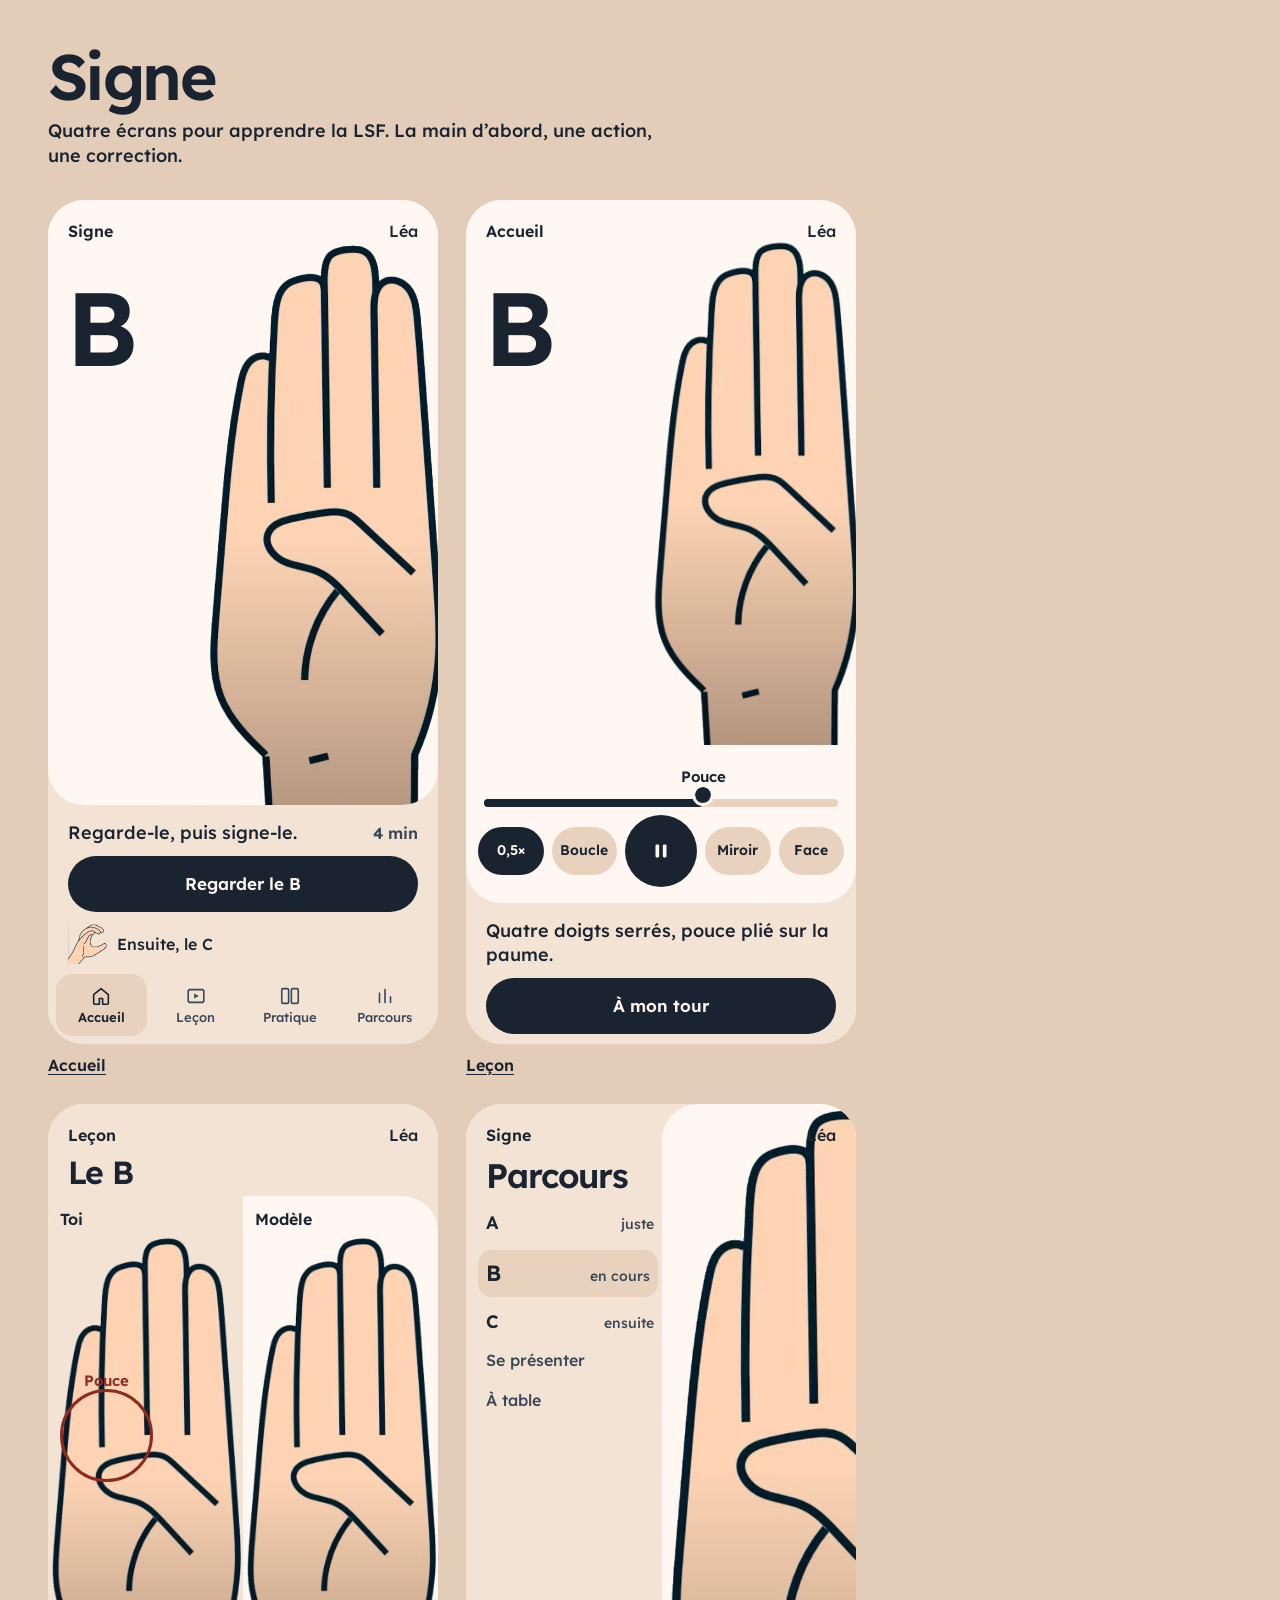
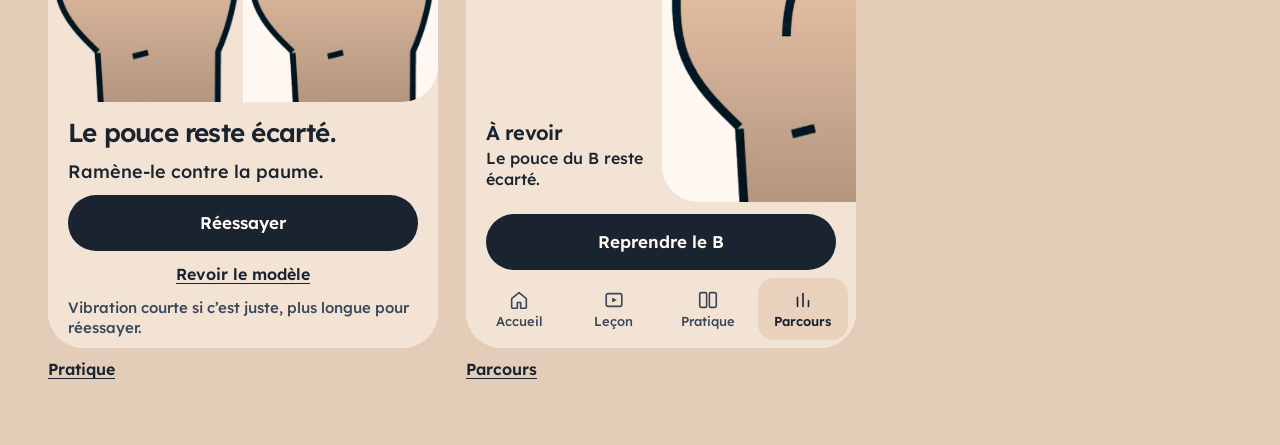
<file: docs/mockups/index.html>
<!DOCTYPE html>
<html lang="fr">
<head>
  <meta charset="utf-8">
  <meta name="viewport" content="width=device-width, initial-scale=1">
  <title>Signe — maquettes</title>
  <link rel="stylesheet" href="sign.css">
</head>
<body class="board">
  <header class="board-head">
    <h1>Signe</h1>
    <p class="intro">Quatre écrans pour apprendre la LSF. La main d’abord, une action, une correction.</p>
  </header>
  <div class="frames">
    <figure>
      <iframe src="home.html" title="Accueil"></iframe>
      <figcaption><a href="home.html">Accueil</a></figcaption>
    </figure>
    <figure>
      <iframe src="lesson.html" title="Leçon"></iframe>
      <figcaption><a href="lesson.html">Leçon</a></figcaption>
    </figure>
    <figure>
      <iframe src="camera.html" title="Pratique"></iframe>
      <figcaption><a href="camera.html">Pratique</a></figcaption>
    </figure>
    <figure>
      <iframe src="progress.html" title="Parcours"></iframe>
      <figcaption><a href="progress.html">Parcours</a></figcaption>
    </figure>
  </div>
</body>
</html>
</file>
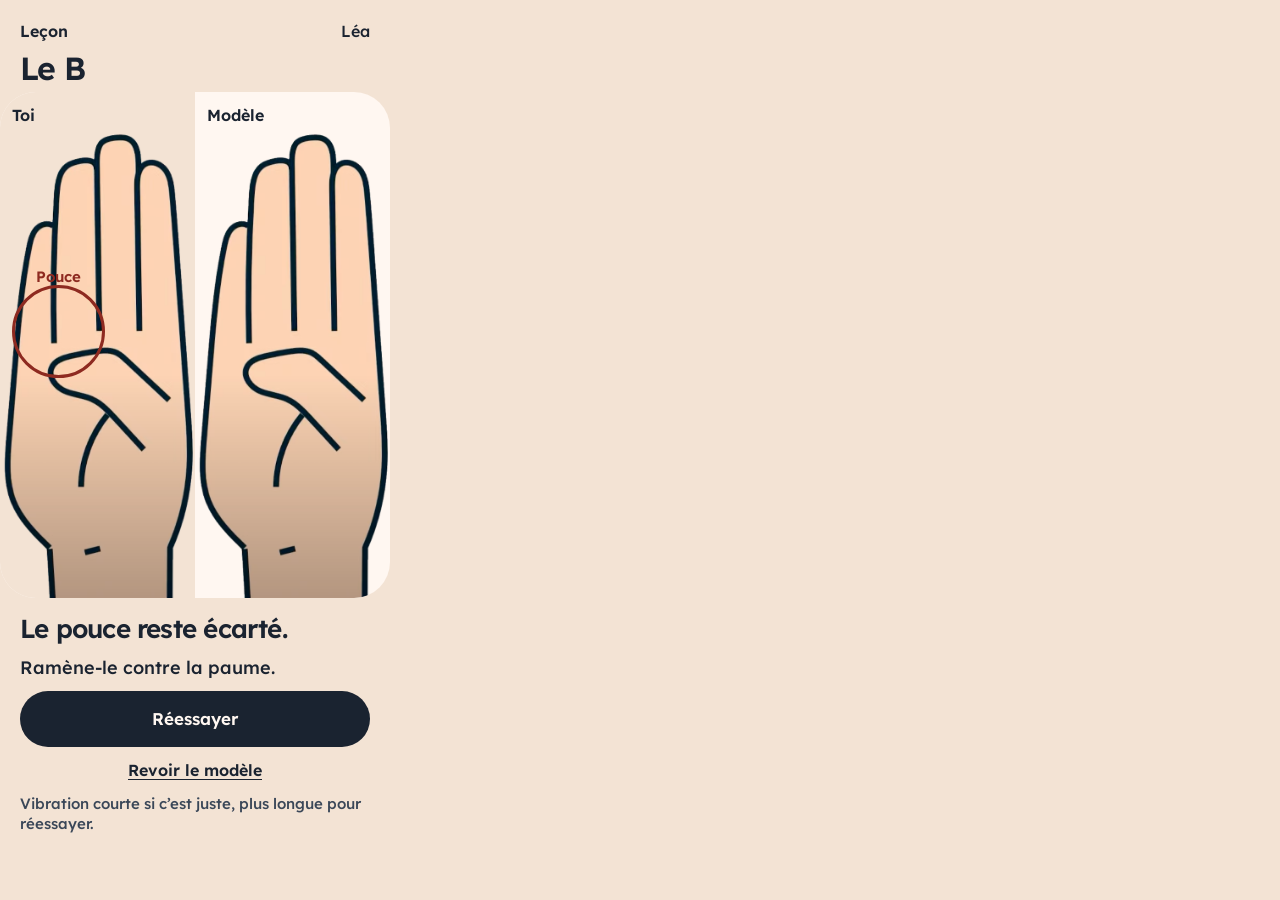
<file: docs/mockups/camera.html>
<!DOCTYPE html>
<html lang="fr">
<head>
  <meta charset="utf-8">
  <meta name="viewport" content="width=390">
  <title>Signe — Pratique</title>
  <link rel="stylesheet" href="sign.css">
</head>
<body class="phone">
  <div class="screen">
    <div class="top-block">
      <header class="status">
        <a class="back" href="lesson.html">Leçon</a>
        <span class="who">Léa</span>
      </header>
      <h1 class="screen-title">Le B</h1>
    </div>
    <section class="stage compare" aria-label="Ta main à côté du modèle">
      <figure>
        <figcaption>Toi</figcaption>
        <div class="hand-frame">
          <img src="assets/b.png" alt="Ta prise du B. Le pouce est encore écarté.">
          <span class="ring"><span>Pouce</span></span>
        </div>
      </figure>
      <figure>
        <figcaption>Modèle</figcaption>
        <div class="hand-frame">
          <img src="assets/b.png" alt="Modèle du B : pouce plié sur la paume.">
        </div>
      </figure>
    </section>
    <div class="dock">
      <p class="finding">Le pouce reste écarté.</p>
      <p class="fix">Ramène-le contre la paume.</p>
      <a class="primary" href="camera.html">Réessayer</a>
      <a class="quiet" href="lesson.html">Revoir le modèle</a>
      <p class="hint">Vibration courte si c’est juste, plus longue pour réessayer.</p>
    </div>
  </div>
</body>
</html>
</file>
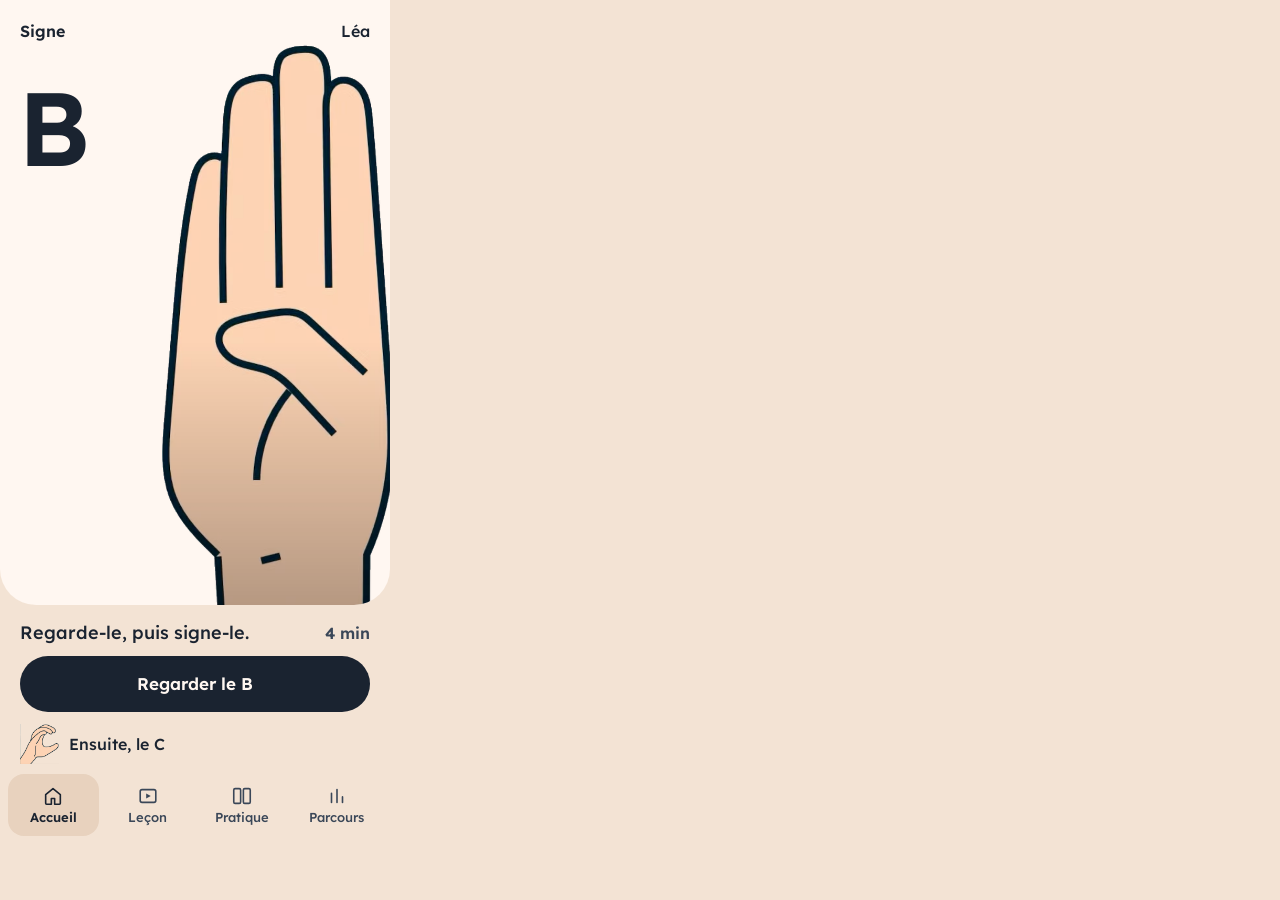
<file: docs/mockups/home.html>
<!DOCTYPE html>
<html lang="fr">
<head>
  <meta charset="utf-8">
  <meta name="viewport" content="width=390">
  <title>Signe — Accueil</title>
  <link rel="stylesheet" href="sign.css">
</head>
<body class="phone">
  <div class="screen">
    <section class="stage home-stage">
      <header class="status">
        <span>Signe</span>
        <span class="who">Léa</span>
      </header>
      <h1 class="letter">B</h1>
      <img class="hero" src="assets/b.png" alt="Lettre B en LSF : quatre doigts tendus, pouce plié sur la paume.">
    </section>
    <div class="dock">
      <div class="lead-row">
        <p class="lead">Regarde-le, puis signe-le.</p>
        <p class="dur">4 min</p>
      </div>
      <a class="primary" href="lesson.html">Regarder le B</a>
      <p class="next">
        <img src="assets/c.png" alt="">
        <span>Ensuite, le C</span>
      </p>
    </div>
    <nav class="nav" aria-label="Navigation">
      <a href="home.html" aria-current="page">
        <svg viewBox="0 0 24 24" aria-hidden="true"><path d="M4 10.6 12 4l8 6.6V20a1 1 0 0 1-1 1h-5.2v-6.2H10.2V21H5a1 1 0 0 1-1-1z" fill="none" stroke="currentColor" stroke-width="1.75" stroke-linejoin="round"/></svg>
        Accueil
      </a>
      <a href="lesson.html">
        <svg viewBox="0 0 24 24" aria-hidden="true"><rect x="3.5" y="5" width="17" height="14" rx="2" fill="none" stroke="currentColor" stroke-width="1.75"/><path d="M10 9.2v5.6l5-2.8z" fill="currentColor"/></svg>
        Leçon
      </a>
      <a href="camera.html">
        <svg viewBox="0 0 24 24" aria-hidden="true"><rect x="3" y="4" width="7.5" height="16" rx="1.5" fill="none" stroke="currentColor" stroke-width="1.75"/><rect x="13.5" y="4" width="7.5" height="16" rx="1.5" fill="none" stroke="currentColor" stroke-width="1.75"/></svg>
        Pratique
      </a>
      <a href="progress.html">
        <svg viewBox="0 0 24 24" aria-hidden="true"><path d="M6 19V9M12 19V5M18 19v-6" fill="none" stroke="currentColor" stroke-width="1.75" stroke-linecap="round"/></svg>
        Parcours
      </a>
    </nav>
  </div>
</body>
</html>
</file>
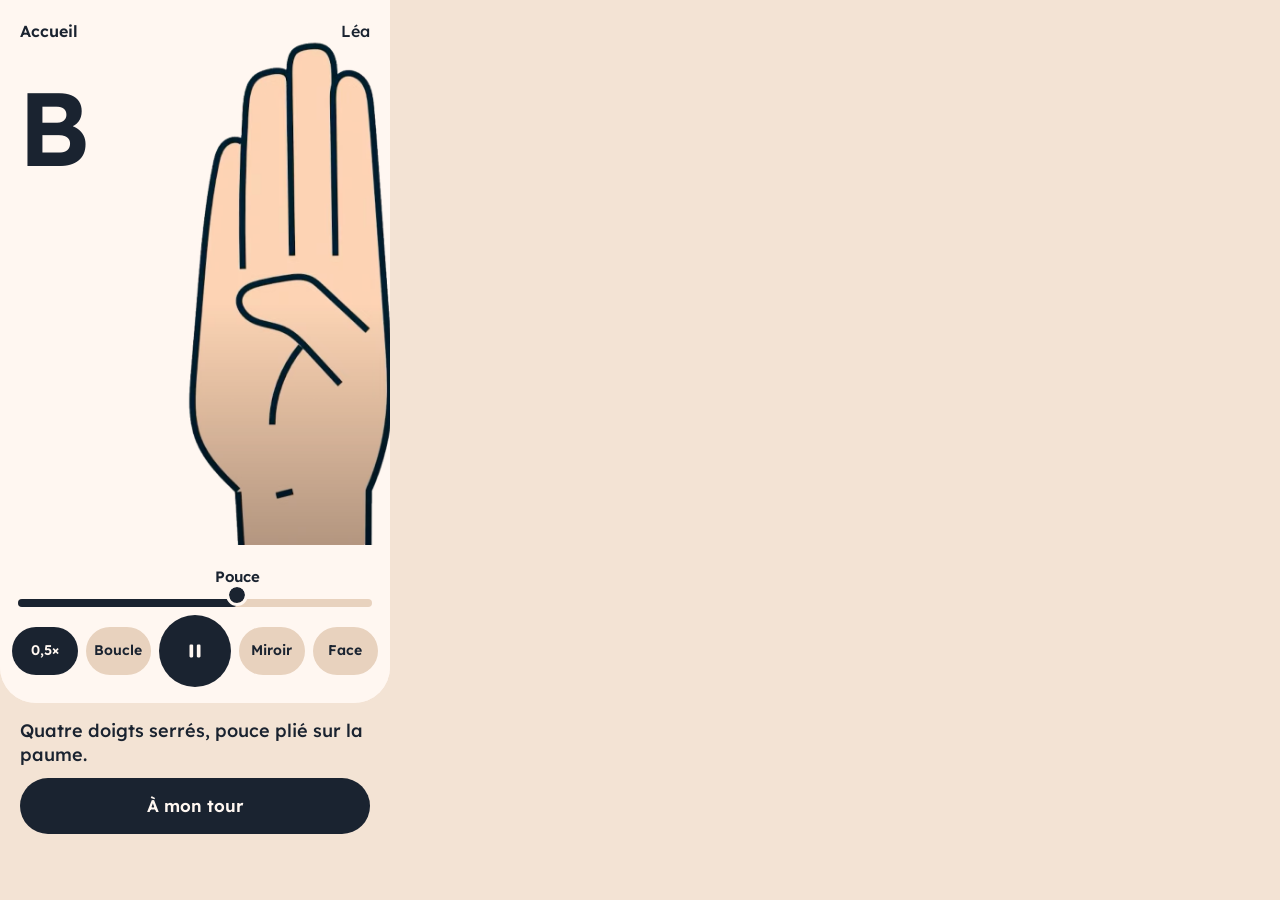
<file: docs/mockups/lesson.html>
<!DOCTYPE html>
<html lang="fr">
<head>
  <meta charset="utf-8">
  <meta name="viewport" content="width=390">
  <title>Signe — Leçon</title>
  <link rel="stylesheet" href="sign.css">
</head>
<body class="phone">
  <div class="screen">
    <section class="stage lesson-stage">
      <header class="status">
        <a class="back" href="home.html">Accueil</a>
        <span class="who">Léa</span>
      </header>
      <h1 class="letter">B</h1>
      <img class="hero" src="assets/b.png" alt="Modèle du B : quatre doigts serrés, pouce plié sur la paume.">
      <div class="transport">
        <div class="scrub" role="img" aria-label="Le modèle est au moment où le pouce se plie">
          <div class="scrub-label">Pouce</div>
          <div class="scrub-track">
            <div class="scrub-fill"></div>
            <div class="scrub-knob"></div>
          </div>
        </div>
        <div class="controls">
          <button class="ctrl is-on" type="button" aria-pressed="true" aria-label="Vitesse lente, 0,5 fois">0,5×</button>
          <button class="ctrl" type="button" aria-pressed="false">Boucle</button>
          <button class="pause" type="button" aria-label="Pause">
            <svg viewBox="0 0 24 24" aria-hidden="true"><rect x="6" y="5" width="4" height="14" rx="1.2" fill="currentColor"/><rect x="14" y="5" width="4" height="14" rx="1.2" fill="currentColor"/></svg>
          </button>
          <button class="ctrl" type="button" aria-pressed="false">Miroir</button>
          <button class="ctrl" type="button" aria-label="Changer d’angle, actuellement face" aria-pressed="false">Face</button>
        </div>
      </div>
    </section>
    <div class="dock">
      <p class="lead">Quatre doigts serrés, pouce plié sur la paume.</p>
      <a class="primary" href="camera.html">À mon tour</a>
    </div>
  </div>
</body>
</html>
</file>
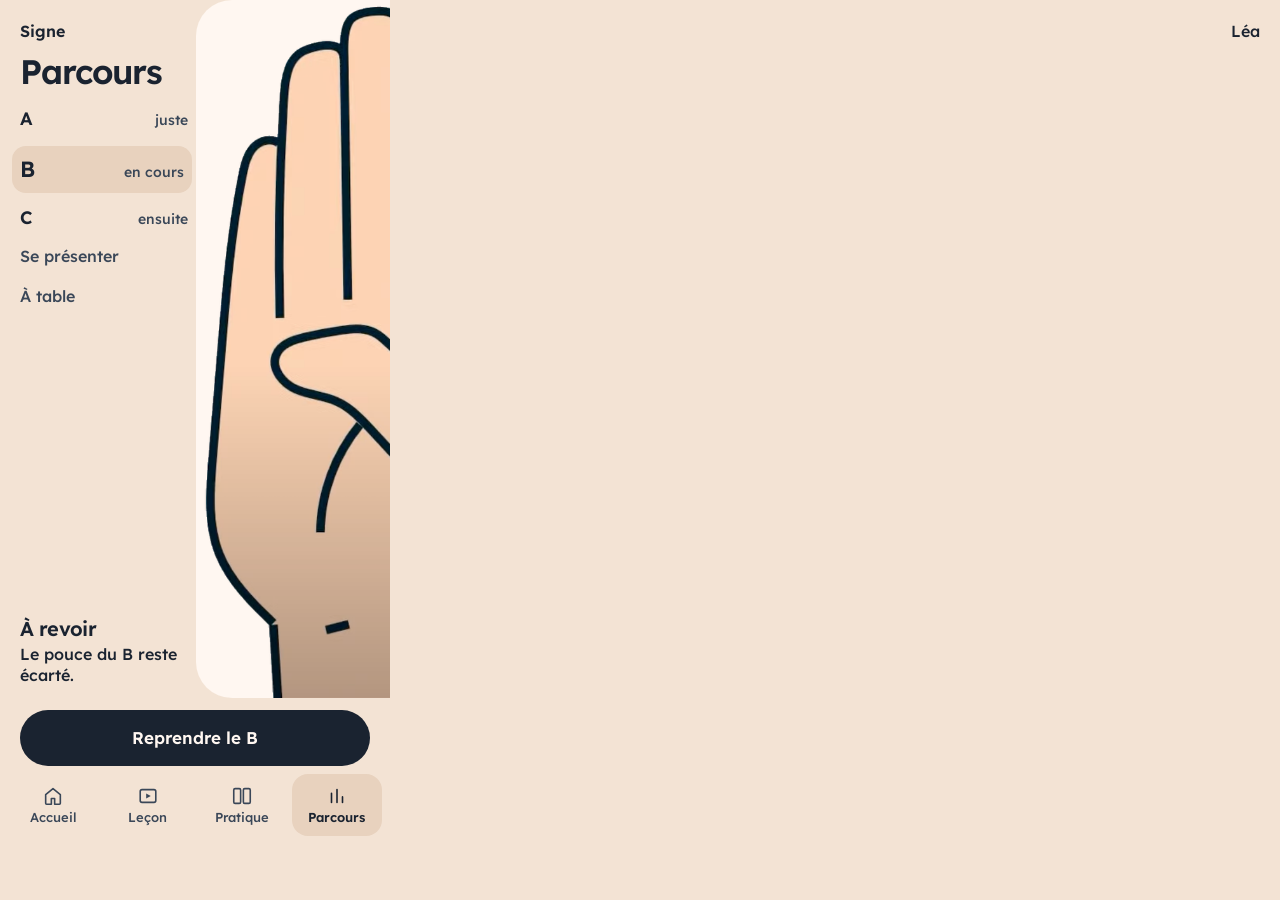
<file: docs/mockups/progress.html>
<!DOCTYPE html>
<html lang="fr">
<head>
  <meta charset="utf-8">
  <meta name="viewport" content="width=390">
  <title>Signe — Parcours</title>
  <link rel="stylesheet" href="sign.css">
</head>
<body class="phone">
  <div class="screen">
    <header class="status">
      <span>Signe</span>
      <span class="who">Léa</span>
    </header>
    <div class="split">
      <div class="path-col">
        <h1>Parcours</h1>
        <ol class="path">
          <li><span>A</span> <span class="st">juste</span></li>
          <li class="now"><span>B</span> <span class="st">en cours</span></li>
          <li><span>C</span> <span class="st">ensuite</span></li>
          <li class="theme">Se présenter</li>
          <li class="theme">À table</li>
        </ol>
        <div class="review">
          <h2>À revoir</h2>
          <p>Le pouce du B reste écarté.</p>
        </div>
      </div>
      <div class="stage side-stage">
        <img src="assets/b.png" alt="Le B, lettre en cours.">
      </div>
    </div>
    <div class="dock progress-dock">
      <a class="primary" href="lesson.html">Reprendre le B</a>
    </div>
    <nav class="nav" aria-label="Navigation">
      <a href="home.html">
        <svg viewBox="0 0 24 24" aria-hidden="true"><path d="M4 10.6 12 4l8 6.6V20a1 1 0 0 1-1 1h-5.2v-6.2H10.2V21H5a1 1 0 0 1-1-1z" fill="none" stroke="currentColor" stroke-width="1.75" stroke-linejoin="round"/></svg>
        Accueil
      </a>
      <a href="lesson.html">
        <svg viewBox="0 0 24 24" aria-hidden="true"><rect x="3.5" y="5" width="17" height="14" rx="2" fill="none" stroke="currentColor" stroke-width="1.75"/><path d="M10 9.2v5.6l5-2.8z" fill="currentColor"/></svg>
        Leçon
      </a>
      <a href="camera.html">
        <svg viewBox="0 0 24 24" aria-hidden="true"><rect x="3" y="4" width="7.5" height="16" rx="1.5" fill="none" stroke="currentColor" stroke-width="1.75"/><rect x="13.5" y="4" width="7.5" height="16" rx="1.5" fill="none" stroke="currentColor" stroke-width="1.75"/></svg>
        Pratique
      </a>
      <a href="progress.html" aria-current="page">
        <svg viewBox="0 0 24 24" aria-hidden="true"><path d="M6 19V9M12 19V5M18 19v-6" fill="none" stroke="currentColor" stroke-width="1.75" stroke-linecap="round"/></svg>
        Parcours
      </a>
    </nav>
  </div>
</body>
</html>
</file>
<file: docs/mockups/sign.css>
/* signe · lsf · light warm studio · lexend · the hand is the hero
   critique: one illustrated hand, one ink action, correction mark only where a joint is wrong */

:root {
  --paper: #f3e3d4;
  --stage: #fff7f1;
  --soft: #e8d2be;
  --wall: #e4cdb8;
  --ink: #1a2330;
  --muted: #3a4758;
  --on-fill: #fff7f1;
  --mark: #8e2a20;
  --radius: 36px;
  --pad: 20px;
  --font: "Lexend", sans-serif;
  --track: -0.03em;
}

@font-face {
  font-family: "Lexend";
  src: url("fonts/Lexend.ttf") format("truetype");
  font-weight: 100 900;
  font-display: swap;
}

*,
*::before,
*::after {
  box-sizing: border-box;
}

html,
body {
  margin: 0;
  overflow-x: clip;
  background: var(--paper);
  color: var(--ink);
  font-family: var(--font);
  font-weight: 500;
  font-size: 16px;
  line-height: 1.4;
}

body.phone {
  width: 390px;
  height: 844px;
}

img {
  display: block;
  max-width: 100%;
}

button,
a {
  font: inherit;
  color: inherit;
}

button {
  border: 0;
  background: none;
  padding: 0;
  cursor: pointer;
}

a {
  text-decoration: none;
}

p,
h1,
h2,
figure,
ol {
  margin: 0;
}

:focus {
  outline: none;
}

:focus-visible {
  outline: 3px solid var(--ink);
  outline-offset: 3px;
}

::selection {
  background: var(--ink);
  color: var(--on-fill);
}

.screen {
  width: 390px;
  height: 844px;
  display: flex;
  flex-direction: column;
  overflow: clip;
  background: var(--paper);
}

.status {
  position: absolute;
  z-index: 2;
  top: 0;
  left: 0;
  right: 0;
  height: 48px;
  display: flex;
  align-items: flex-end;
  justify-content: space-between;
  padding: 0 var(--pad) 6px;
  font-size: 16px;
  font-weight: 600;
}

.status .who {
  font-weight: 500;
}

.back {
  font-weight: 600;
}

.stage {
  position: relative;
  background: var(--stage);
  overflow: clip;
}

.home-stage,
.lesson-stage {
  flex: 1 1 0;
  min-height: 470px;
  border-bottom-left-radius: var(--radius);
  border-bottom-right-radius: var(--radius);
}

.letter {
  position: absolute;
  z-index: 1;
  left: 18px;
  top: 86px;
  margin: 0;
  font-size: 104px;
  font-weight: 600;
  line-height: 0.8;
  letter-spacing: var(--track);
  overflow-wrap: break-word;
  min-width: 0;
}

.home-stage .hero {
  position: absolute;
  right: -10px;
  bottom: -12px;
  height: calc(100% - 28px);
  width: auto;
  max-width: none;
}

.lesson-stage .hero {
  position: absolute;
  right: -8px;
  bottom: 158px;
  height: calc(100% - 196px);
  width: auto;
  max-width: none;
}

.transport {
  position: absolute;
  z-index: 2;
  left: 0;
  right: 0;
  bottom: 0;
  padding: 8px 12px 16px;
  background: var(--stage);
}

.scrub {
  position: relative;
  height: 38px;
  margin: 0 6px 8px;
}

.scrub-label {
  position: absolute;
  left: 62%;
  top: 0;
  transform: translateX(-50%);
  font-size: 15px;
  font-weight: 600;
  line-height: 1;
}

.scrub-track {
  position: absolute;
  left: 0;
  right: 0;
  bottom: 0;
  height: 8px;
  background: var(--soft);
  border-radius: 999px;
}

.scrub-fill {
  width: 62%;
  height: 100%;
  background: var(--ink);
  border-radius: 999px;
}

.scrub-knob {
  position: absolute;
  left: 62%;
  bottom: 4px;
  width: 16px;
  height: 16px;
  transform: translateX(-50%);
  background: var(--ink);
  border-radius: 50%;
  outline: 3px solid var(--stage);
}

.controls {
  display: grid;
  grid-template-columns: 1fr 1fr 72px 1fr 1fr;
  gap: 8px;
  align-items: center;
}

.ctrl {
  height: 48px;
  border-radius: 999px;
  background: var(--soft);
  color: var(--ink);
  font-size: 14px;
  font-weight: 600;
  letter-spacing: 0;
}

.ctrl.is-on {
  background: var(--ink);
  color: var(--on-fill);
}

.pause {
  width: 72px;
  height: 72px;
  border-radius: 50%;
  background: var(--ink);
  color: var(--on-fill);
  display: grid;
  place-items: center;
  justify-self: center;
}

.pause svg,
.nav svg {
  width: 22px;
  height: 22px;
  display: block;
}

.dock {
  flex: none;
  display: flex;
  flex-direction: column;
  gap: 12px;
  padding: 16px var(--pad) 10px;
}

.lead-row {
  display: flex;
  align-items: baseline;
  justify-content: space-between;
  gap: 12px;
}

.lead {
  font-size: 18px;
  font-weight: 500;
  line-height: 1.3;
  min-width: 0;
}

.dur {
  flex: none;
  font-size: 16px;
  font-weight: 600;
  font-variant-numeric: tabular-nums;
  color: var(--muted);
}

.primary {
  display: flex;
  align-items: center;
  justify-content: center;
  height: 56px;
  border-radius: 999px;
  background: var(--ink);
  color: var(--on-fill);
  font-size: 17px;
  font-weight: 600;
  text-align: center;
}

.primary:focus-visible,
.ctrl.is-on:focus-visible,
.pause:focus-visible {
  outline-color: var(--mark);
}

.next {
  display: flex;
  align-items: center;
  gap: 10px;
  min-height: 40px;
  font-size: 16px;
  font-weight: 500;
}

.next img {
  height: 40px;
  width: auto;
}

.quiet {
  display: block;
  text-align: center;
  font-size: 16px;
  font-weight: 600;
  text-decoration: underline;
  text-underline-offset: 3px;
  text-decoration-thickness: 1px;
}

.nav {
  flex: none;
  height: 70px;
  display: grid;
  grid-template-columns: repeat(4, 1fr);
  gap: 4px;
  padding: 0 8px 8px;
}

.nav a {
  display: flex;
  flex-direction: column;
  align-items: center;
  justify-content: center;
  gap: 3px;
  border-radius: 16px;
  color: var(--muted);
  font-size: 13px;
  font-weight: 500;
  line-height: 1.1;
}

.nav a[aria-current="page"] {
  background: var(--soft);
  color: var(--ink);
  font-weight: 600;
}

.top-block {
  flex: none;
  position: relative;
  height: 92px;
}

.top-block .screen-title {
  position: absolute;
  left: var(--pad);
  bottom: 8px;
  font-size: 32px;
  font-weight: 600;
  line-height: 1;
  letter-spacing: var(--track);
}

.compare {
  flex: 1 1 0;
  min-height: 430px;
  display: grid;
  grid-template-columns: 1fr 1fr;
  border-radius: var(--radius);
  background: var(--stage);
}

.compare figure {
  display: flex;
  flex-direction: column;
  min-width: 0;
  min-height: 0;
}

.compare figure:first-child {
  background: var(--paper);
}

.compare figcaption {
  flex: none;
  padding: 12px 12px 4px;
  font-size: 16px;
  font-weight: 600;
}

.hand-frame {
  position: relative;
  flex: 1 1 0;
  min-height: 0;
  overflow: clip;
  display: flex;
  justify-content: center;
  align-items: flex-start;
}

.hand-frame img {
  height: 100%;
  width: auto;
  max-width: none;
}

.ring {
  position: absolute;
  left: 6%;
  top: 33%;
  width: 48%;
  aspect-ratio: 1;
  border: 3px solid var(--mark);
  border-radius: 50%;
  pointer-events: none;
}

.ring span {
  position: absolute;
  left: 50%;
  bottom: 100%;
  transform: translateX(-50%);
  margin-bottom: 4px;
  color: var(--mark);
  font-size: 15px;
  font-weight: 600;
  line-height: 1;
  white-space: nowrap;
}

.finding {
  font-size: 26px;
  font-weight: 600;
  line-height: 1.15;
  letter-spacing: var(--track);
}

.fix {
  font-size: 18px;
  font-weight: 500;
  line-height: 1.3;
}

.hint {
  font-size: 15px;
  font-weight: 500;
  line-height: 1.35;
  color: var(--muted);
}

.split {
  flex: 1 1 0;
  min-height: 420px;
  display: grid;
  grid-template-columns: 196px 1fr;
}

.path-col {
  display: flex;
  flex-direction: column;
  min-width: 0;
  min-height: 0;
  padding: 56px 8px 12px 20px;
}

.path-col h1 {
  font-size: 34px;
  font-weight: 600;
  line-height: 0.95;
  letter-spacing: var(--track);
}

.path {
  list-style: none;
  padding: 18px 0 0;
  display: flex;
  flex-direction: column;
  gap: 12px;
}

.path li {
  display: flex;
  align-items: baseline;
  justify-content: space-between;
  gap: 8px;
  min-height: 28px;
  font-size: 18px;
  font-weight: 600;
}

.path .st {
  font-size: 14px;
  font-weight: 500;
  color: var(--muted);
}

.path .now {
  background: var(--soft);
  border-radius: 14px;
  margin: 0 -4px 0 -8px;
  padding: 8px 8px 8px 8px;
  font-size: 22px;
}

.path .theme {
  display: block;
  color: var(--muted);
  font-size: 16px;
  font-weight: 500;
}

.review {
  margin-top: auto;
  padding-top: 12px;
}

.review h2 {
  font-size: 20px;
  font-weight: 600;
  line-height: 1.15;
  letter-spacing: var(--track);
}

.review p {
  margin-top: 4px;
  font-size: 16px;
  font-weight: 500;
  line-height: 1.3;
}

.side-stage {
  display: flex;
  align-items: flex-end;
  justify-content: center;
  border-top-left-radius: var(--radius);
  border-bottom-left-radius: var(--radius);
  min-height: 0;
}

.side-stage img {
  height: 100%;
  width: auto;
  max-width: none;
}

.progress-dock {
  padding-top: 12px;
  padding-bottom: 8px;
}

.primary,
.ctrl,
.pause,
.nav a,
.quiet,
.back {
  transition: opacity 160ms ease, transform 160ms ease;
}

.primary:active,
.ctrl:active,
.pause:active {
  transform: scale(0.98);
}

@media (hover: hover) {
  .primary:hover,
  .quiet:hover,
  .back:hover,
  .nav a:hover {
    opacity: 0.82;
  }

  .ctrl:hover,
  .pause:hover {
    opacity: 0.88;
  }
}

body.board {
  width: auto;
  height: auto;
  min-height: 100vh;
  background: var(--wall);
  padding: 48px 48px 64px;
}

.board-head {
  max-width: 1680px;
  margin-bottom: 32px;
}

.board h1 {
  font-size: 64px;
  font-weight: 600;
  line-height: 0.9;
  letter-spacing: -0.04em;
}

.board .intro {
  margin-top: 12px;
  max-width: 34em;
  font-size: 18px;
  font-weight: 500;
  line-height: 1.4;
}

.frames {
  display: flex;
  flex-wrap: wrap;
  gap: 28px 28px;
  max-width: 1720px;
}

.frames figure {
  margin: 0;
}

.frames iframe {
  width: 390px;
  height: 844px;
  border: 0;
  border-radius: var(--radius);
  background: var(--paper);
  display: block;
}

.frames figcaption {
  margin-top: 10px;
  font-size: 16px;
  font-weight: 600;
}

.frames figcaption a {
  text-decoration: underline;
  text-underline-offset: 3px;
}

@media (prefers-reduced-motion: reduce) {
  *,
  *::before,
  *::after {
    animation-duration: 0.01ms !important;
    animation-iteration-count: 1 !important;
    transition-duration: 0.01ms !important;
  }
}
</file>
